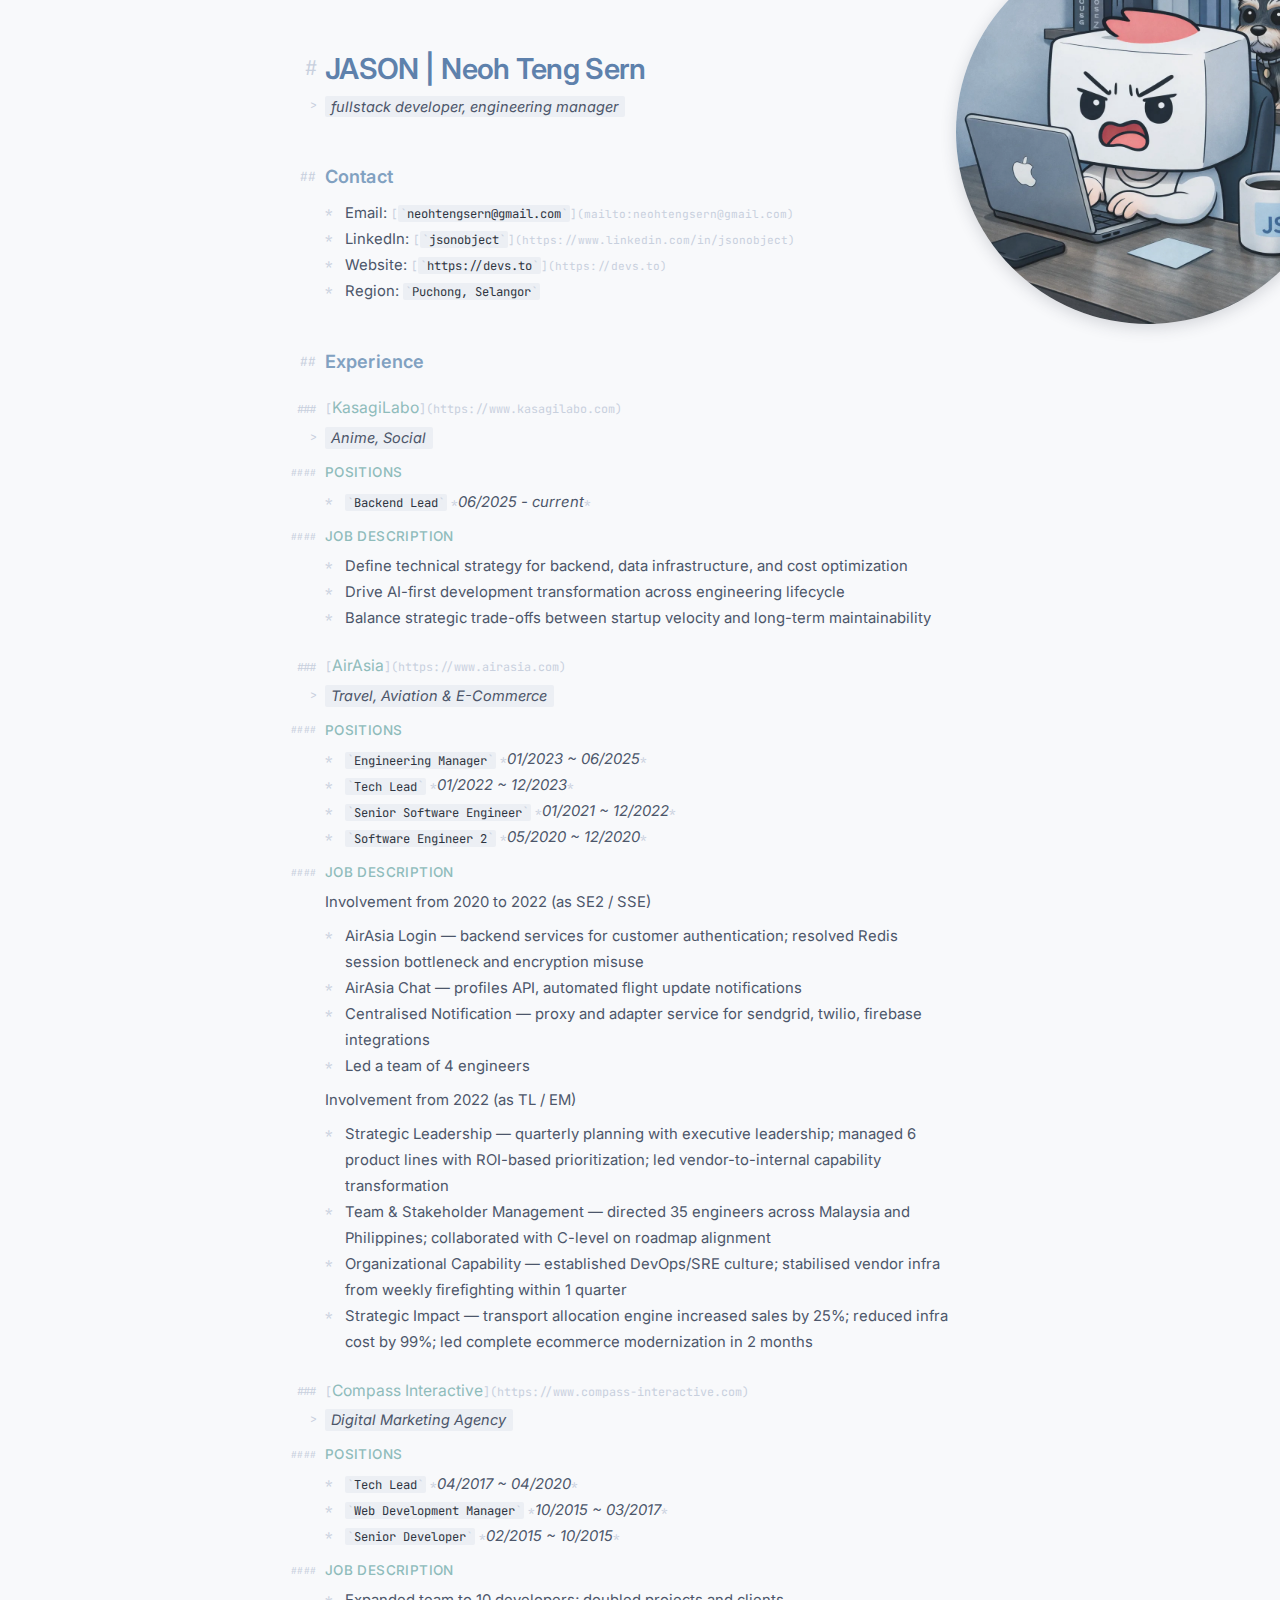
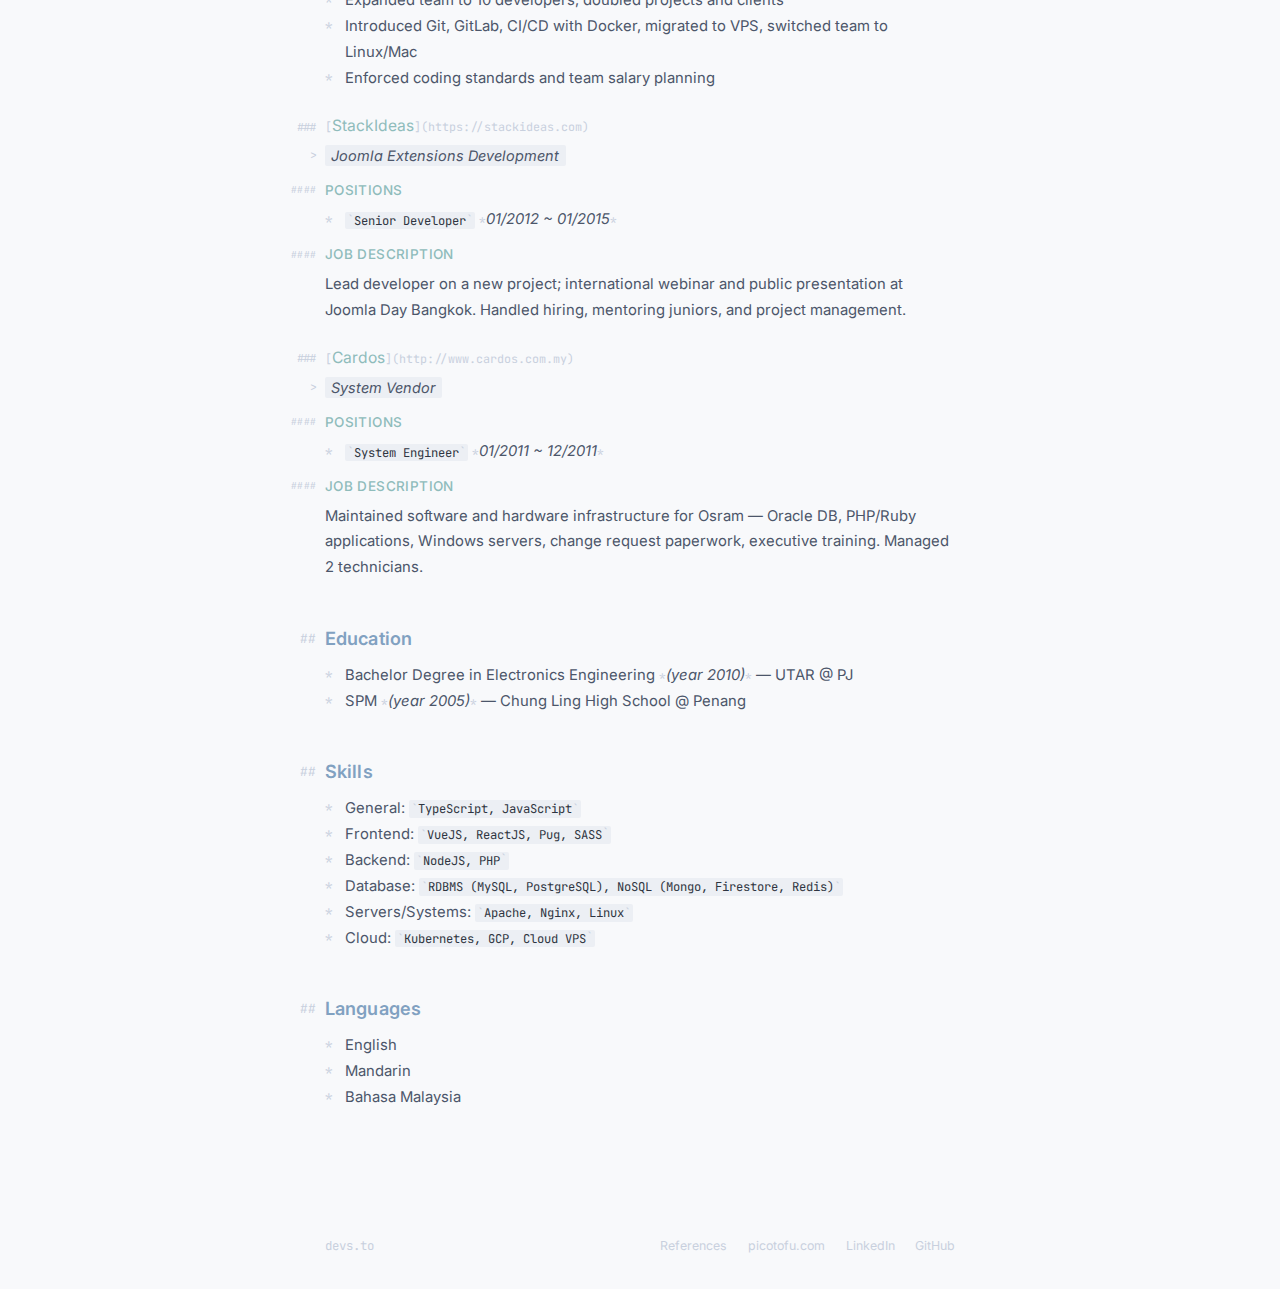
<file: index.html>
<!DOCTYPE html>
<html lang="en">
<head>
  <meta charset="UTF-8" />
  <meta name="viewport" content="width=device-width, initial-scale=1.0" />
  <meta name="description" content="Jason Neoh — fullstack developer, engineering manager. devs.to" />
  <title>Jason Neoh — devs.to</title>
  <link rel="preconnect" href="https://fonts.googleapis.com" />
  <link rel="preconnect" href="https://fonts.gstatic.com" crossorigin />
  <link href="https://fonts.googleapis.com/css2?family=Inter:wght@400;500;600&family=JetBrains+Mono:wght@400&display=swap" rel="stylesheet" />
  <link rel="stylesheet" href="css/style.css" />
</head>
<body>

  <div class="float-avatar">
    <img src="avatar.webp" alt="Jason Neoh" />
  </div>

  <main>
    <div class="container">

      <h1>JASON <span class="name-sep">|</span><br class="name-break" /> Neoh Teng Sern</h1>
      <blockquote><p>fullstack developer, engineering manager</p></blockquote>

      <!-- Contact -->
      <h2>Contact</h2>
      <ul>
        <li>Email: <a href="mailto:neohtengsern@gmail.com"><code>neohtengsern@gmail.com</code></a></li>
        <li>LinkedIn: <a href="https://www.linkedin.com/in/jsonobject" target="_blank" rel="noopener"><code>jsonobject</code></a></li>
        <li>Website: <a href="https://devs.to"><code>https://devs.to</code></a></li>
        <li>Region: <code>Puchong, Selangor</code></li>
      </ul>

      <!-- Experience -->
      <h2>Experience</h2>

      <h3><a href="https://www.kasagilabo.com" target="_blank" rel="noopener">KasagiLabo</a></h3>
      <blockquote><p>Anime, Social</p></blockquote>
      <h4>Positions</h4>
      <ul>
        <li><code>Backend Lead</code> <em>06/2025 - current</em></li>
      </ul>
      <h4>Job Description</h4>
      <ul>
        <li>Define technical strategy for backend, data infrastructure, and cost optimization</li>
        <li>Drive AI-first development transformation across engineering lifecycle</li>
        <li>Balance strategic trade-offs between startup velocity and long-term maintainability</li>
      </ul>

      <h3><a href="https://www.airasia.com" target="_blank" rel="noopener">AirAsia</a></h3>
      <blockquote><p>Travel, Aviation &amp; E-Commerce</p></blockquote>
      <h4>Positions</h4>
      <ul>
        <li><code>Engineering Manager</code> <em>01/2023 ~ 06/2025</em></li>
        <li><code>Tech Lead</code> <em>01/2022 ~ 12/2023</em></li>
        <li><code>Senior Software Engineer</code> <em>01/2021 ~ 12/2022</em></li>
        <li><code>Software Engineer 2</code> <em>05/2020 ~ 12/2020</em></li>
      </ul>
      <h4>Job Description</h4>
      <p>Involvement from 2020 to 2022 (as SE2 / SSE)</p>
      <ul>
        <li>AirAsia Login — backend services for customer authentication; resolved Redis session bottleneck and encryption misuse</li>
        <li>AirAsia Chat — profiles API, automated flight update notifications</li>
        <li>Centralised Notification — proxy and adapter service for sendgrid, twilio, firebase integrations</li>
        <li>Led a team of 4 engineers</li>
      </ul>
      <p>Involvement from 2022 (as TL / EM)</p>
      <ul>
        <li>Strategic Leadership — quarterly planning with executive leadership; managed 6 product lines with ROI-based prioritization; led vendor-to-internal capability transformation</li>
        <li>Team &amp; Stakeholder Management — directed 35 engineers across Malaysia and Philippines; collaborated with C-level on roadmap alignment</li>
        <li>Organizational Capability — established DevOps/SRE culture; stabilised vendor infra from weekly firefighting within 1 quarter</li>
        <li>Strategic Impact — transport allocation engine increased sales by 25%; reduced infra cost by 99%; led complete ecommerce modernization in 2 months</li>
      </ul>

      <h3><a href="https://www.compass-interactive.com" target="_blank" rel="noopener">Compass Interactive</a></h3>
      <blockquote><p>Digital Marketing Agency</p></blockquote>
      <h4>Positions</h4>
      <ul>
        <li><code>Tech Lead</code> <em>04/2017 ~ 04/2020</em></li>
        <li><code>Web Development Manager</code> <em>10/2015 ~ 03/2017</em></li>
        <li><code>Senior Developer</code> <em>02/2015 ~ 10/2015</em></li>
      </ul>
      <h4>Job Description</h4>
      <ul>
        <li>Expanded team to 10 developers; doubled projects and clients</li>
        <li>Introduced Git, GitLab, CI/CD with Docker, migrated to VPS, switched team to Linux/Mac</li>
        <li>Enforced coding standards and team salary planning</li>
      </ul>

      <h3><a href="https://stackideas.com" target="_blank" rel="noopener">StackIdeas</a></h3>
      <blockquote><p>Joomla Extensions Development</p></blockquote>
      <h4>Positions</h4>
      <ul>
        <li><code>Senior Developer</code> <em>01/2012 ~ 01/2015</em></li>
      </ul>
      <h4>Job Description</h4>
      <p>Lead developer on a new project; international webinar and public presentation at Joomla Day Bangkok. Handled hiring, mentoring juniors, and project management.</p>

      <h3><a href="http://www.cardos.com.my" target="_blank" rel="noopener">Cardos</a></h3>
      <blockquote><p>System Vendor</p></blockquote>
      <h4>Positions</h4>
      <ul>
        <li><code>System Engineer</code> <em>01/2011 ~ 12/2011</em></li>
      </ul>
      <h4>Job Description</h4>
      <p>Maintained software and hardware infrastructure for Osram — Oracle DB, PHP/Ruby applications, Windows servers, change request paperwork, executive training. Managed 2 technicians.</p>

      <!-- Education -->
      <h2>Education</h2>
      <ul>
        <li>Bachelor Degree in Electronics Engineering <em>(year 2010)</em> — UTAR @ PJ</li>
        <li>SPM <em>(year 2005)</em> — Chung Ling High School @ Penang</li>
      </ul>

      <!-- Skills -->
      <h2>Skills</h2>
      <ul>
        <li>General: <code>TypeScript, JavaScript</code></li>
        <li>Frontend: <code>VueJS, ReactJS, Pug, SASS</code></li>
        <li>Backend: <code>NodeJS, PHP</code></li>
        <li>Database: <code>RDBMS (MySQL, PostgreSQL), NoSQL (Mongo, Firestore, Redis)</code></li>
        <li>Servers/Systems: <code>Apache, Nginx, Linux</code></li>
        <li>Cloud: <code>Kubernetes, GCP, Cloud VPS</code></li>
      </ul>

      <!-- Languages -->
      <h2>Languages</h2>
      <ul>
        <li>English</li>
        <li>Mandarin</li>
        <li>Bahasa Malaysia</li>
      </ul>

    </div>
  </main>

  <footer>
    <div class="container">
      <span class="footer-copy">devs.to</span>
      <div class="footer-links">
        <a href="references.html">References</a>
        <a href="https://picotofu.com" target="_blank" rel="noopener">picotofu.com</a>
        <a href="https://www.linkedin.com/in/jsonobject" target="_blank" rel="noopener">LinkedIn</a>
        <a href="https://github.com/jasonrey" target="_blank" rel="noopener">GitHub</a>
      </div>
    </div>
  </footer>

</body>
</html>
</file>
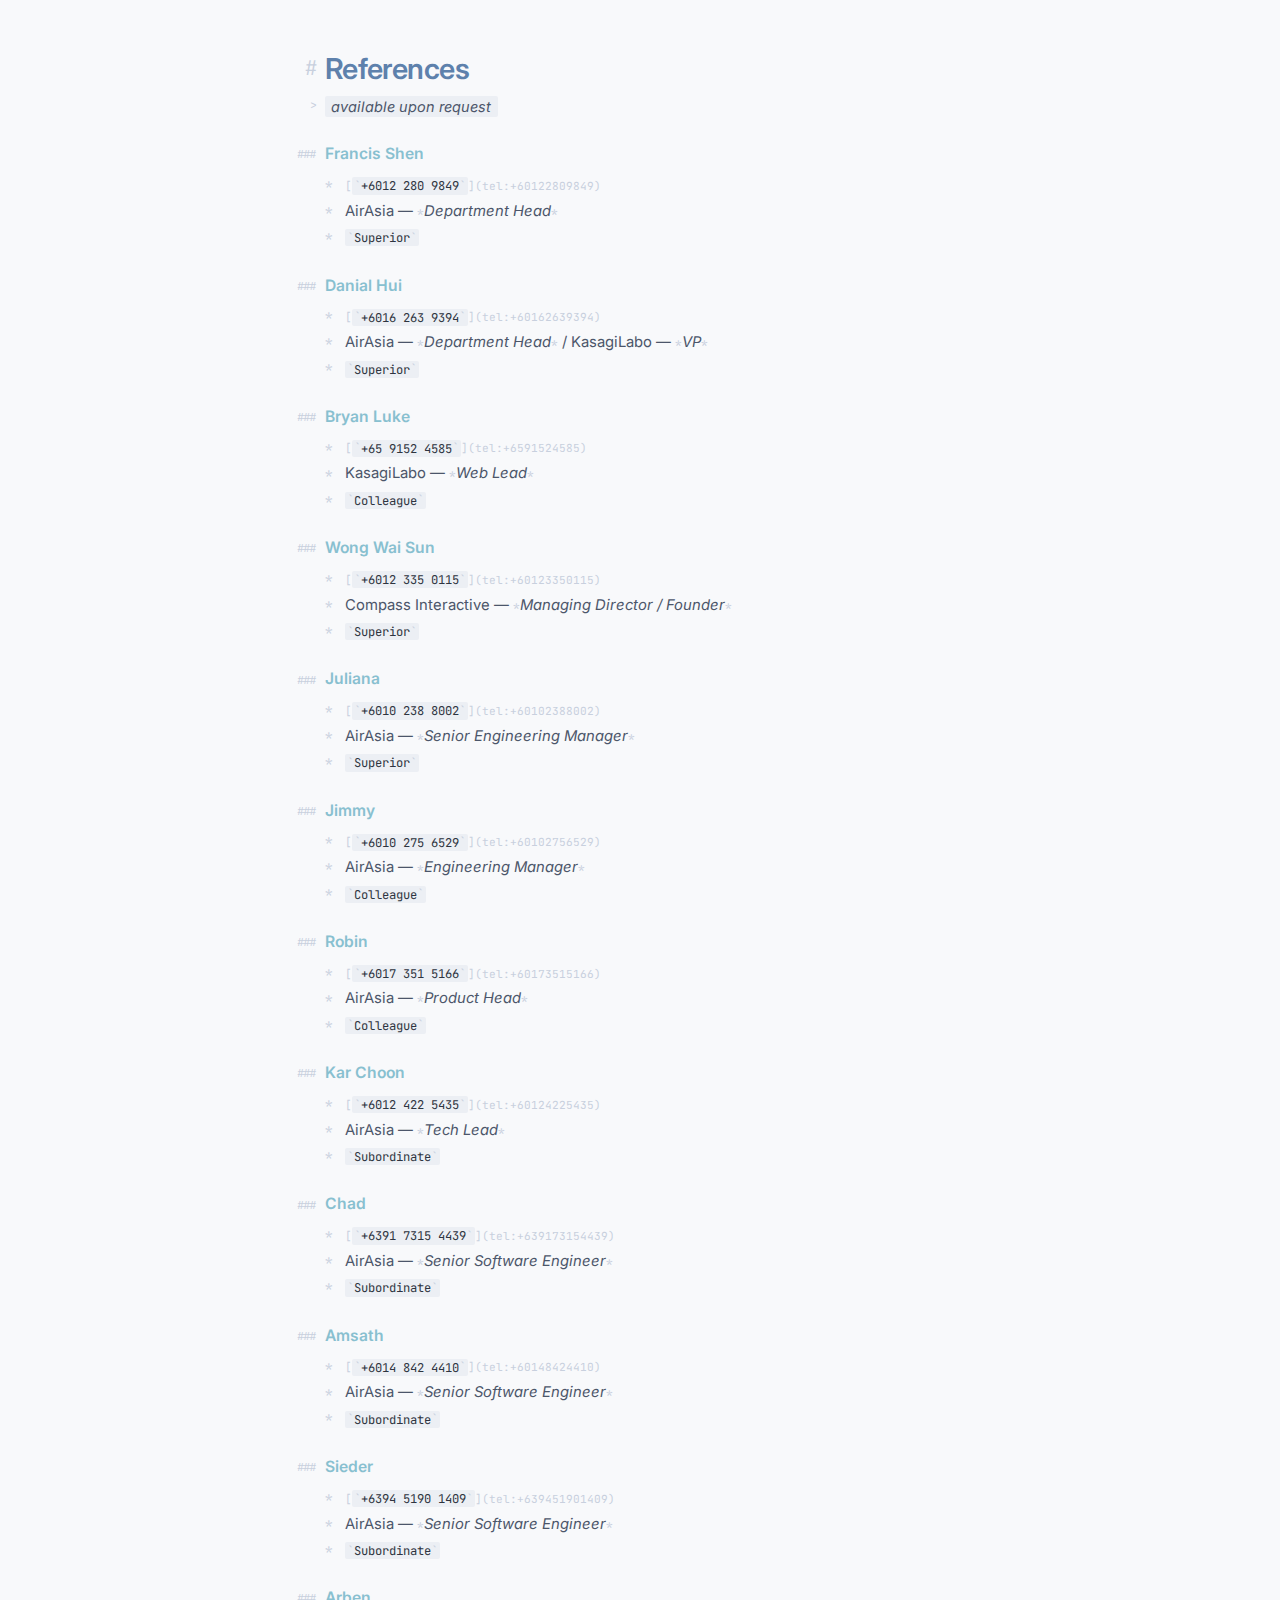
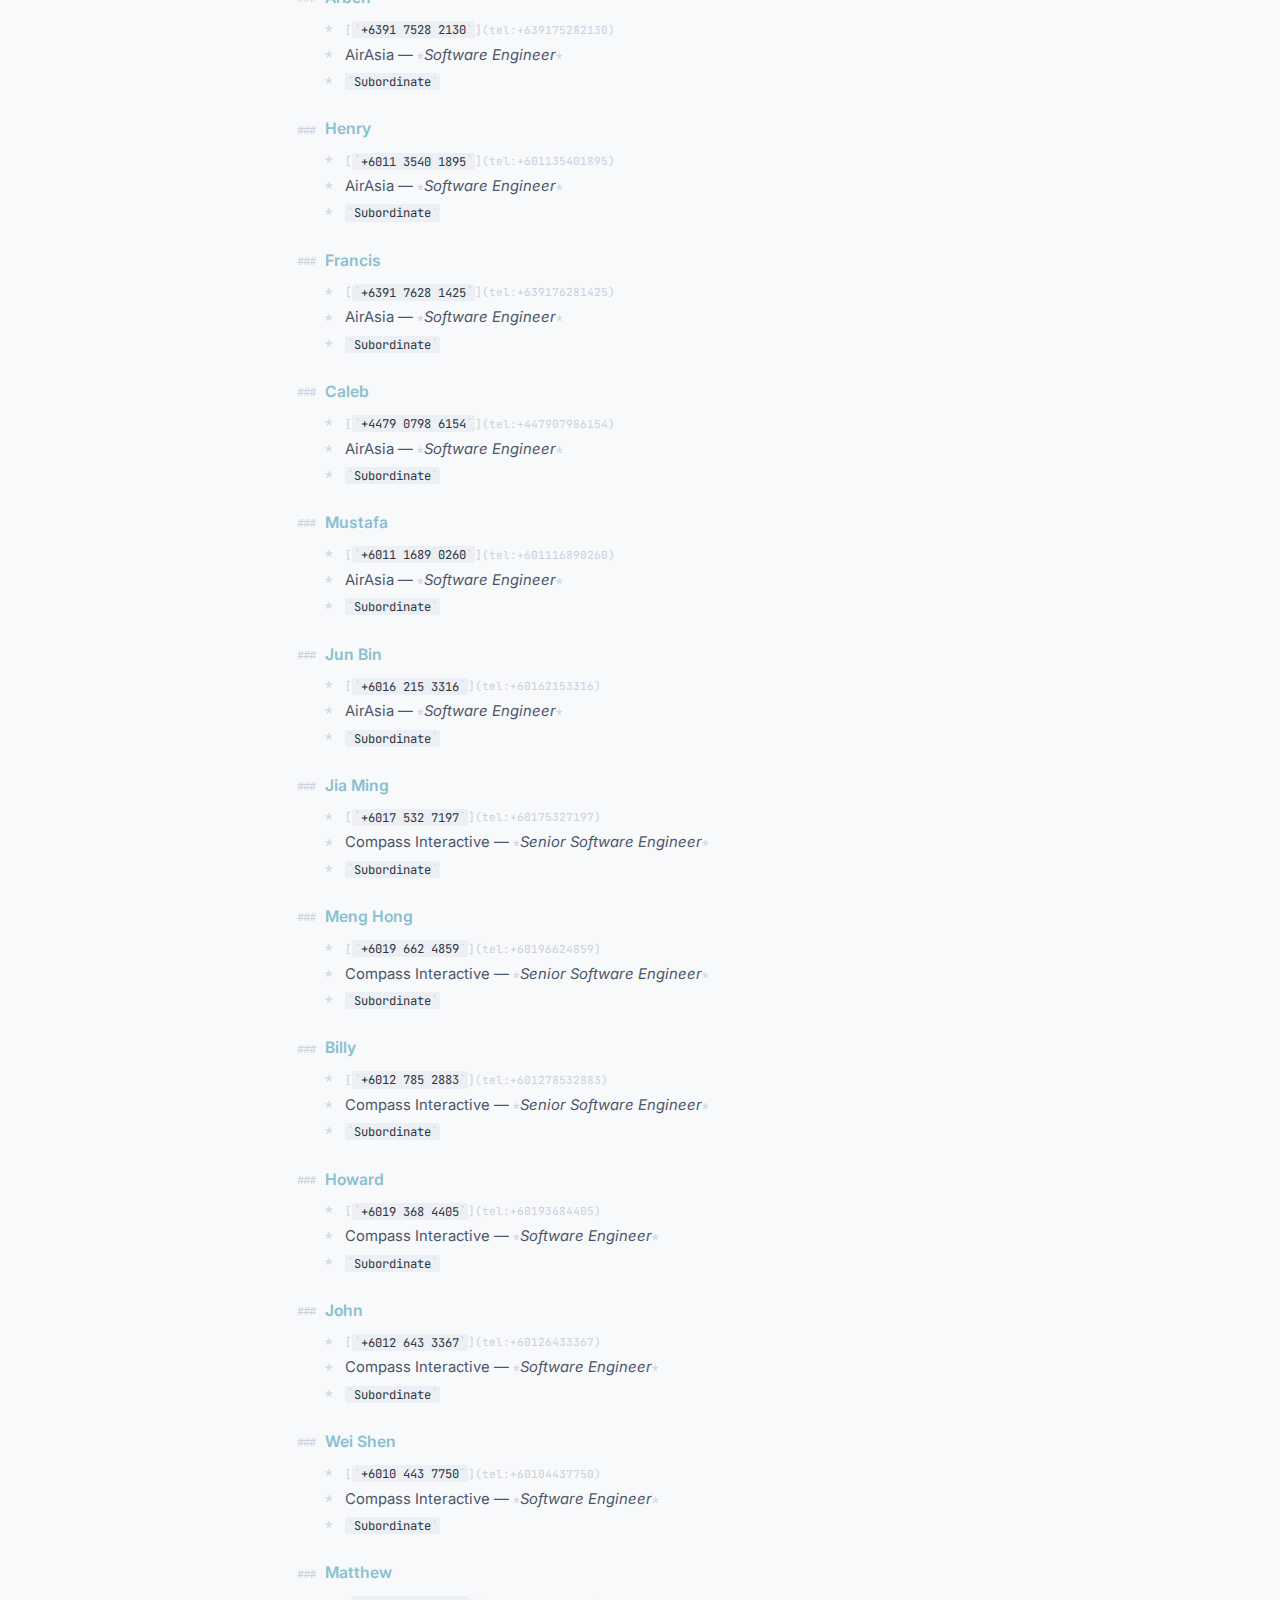
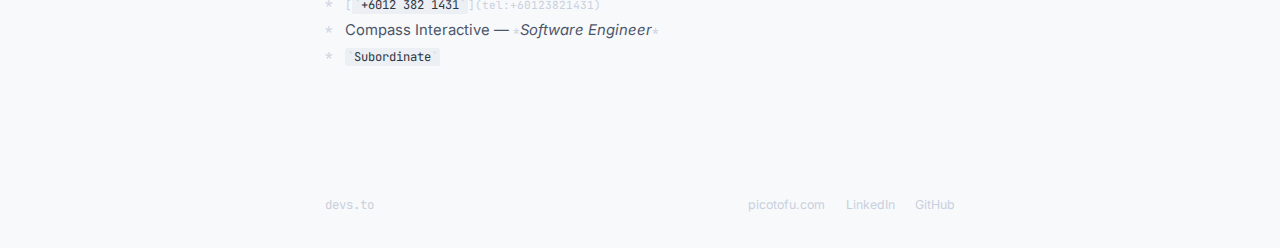
<file: references.html>
<!DOCTYPE html>
<html lang="en">
<head>
  <meta charset="UTF-8" />
  <meta name="viewport" content="width=device-width, initial-scale=1.0" />
  <meta name="description" content="Jason Neoh — References" />
  <title>References — devs.to</title>
  <link rel="preconnect" href="https://fonts.googleapis.com" />
  <link rel="preconnect" href="https://fonts.gstatic.com" crossorigin />
  <link href="https://fonts.googleapis.com/css2?family=Inter:wght@400;500;600&family=JetBrains+Mono:wght@400&display=swap" rel="stylesheet" />
  <link rel="stylesheet" href="css/style.css" />
</head>
<body>

  <main>
    <div class="container">

      <h1>References</h1>
      <blockquote><p>available upon request</p></blockquote>

      <h3>Francis Shen</h3>
      <ul>
        <li><a href="tel:+60122809849"><code>+6012 280 9849</code></a></li>
        <li>AirAsia — <em>Department Head</em></li>
        <li><code>Superior</code></li>
      </ul>

      <h3>Danial Hui</h3>
      <ul>
        <li><a href="tel:+60162639394"><code>+6016 263 9394</code></a></li>
        <li>AirAsia — <em>Department Head</em> / KasagiLabo — <em>VP</em></li>
        <li><code>Superior</code></li>
      </ul>

      <h3>Bryan Luke</h3>
      <ul>
        <li><a href="tel:+6591524585"><code>+65 9152 4585</code></a></li>
        <li>KasagiLabo — <em>Web Lead</em></li>
        <li><code>Colleague</code></li>
      </ul>

      <h3>Wong Wai Sun</h3>
      <ul>
        <li><a href="tel:+60123350115"><code>+6012 335 0115</code></a></li>
        <li>Compass Interactive — <em>Managing Director / Founder</em></li>
        <li><code>Superior</code></li>
      </ul>

      <h3>Juliana</h3>
      <ul>
        <li><a href="tel:+60102388002"><code>+6010 238 8002</code></a></li>
        <li>AirAsia — <em>Senior Engineering Manager</em></li>
        <li><code>Superior</code></li>
      </ul>

      <h3>Jimmy</h3>
      <ul>
        <li><a href="tel:+60102756529"><code>+6010 275 6529</code></a></li>
        <li>AirAsia — <em>Engineering Manager</em></li>
        <li><code>Colleague</code></li>
      </ul>

      <h3>Robin</h3>
      <ul>
        <li><a href="tel:+60173515166"><code>+6017 351 5166</code></a></li>
        <li>AirAsia — <em>Product Head</em></li>
        <li><code>Colleague</code></li>
      </ul>

      <h3>Kar Choon</h3>
      <ul>
        <li><a href="tel:+60124225435"><code>+6012 422 5435</code></a></li>
        <li>AirAsia — <em>Tech Lead</em></li>
        <li><code>Subordinate</code></li>
      </ul>

      <h3>Chad</h3>
      <ul>
        <li><a href="tel:+639173154439"><code>+6391 7315 4439</code></a></li>
        <li>AirAsia — <em>Senior Software Engineer</em></li>
        <li><code>Subordinate</code></li>
      </ul>

      <h3>Amsath</h3>
      <ul>
        <li><a href="tel:+60148424410"><code>+6014 842 4410</code></a></li>
        <li>AirAsia — <em>Senior Software Engineer</em></li>
        <li><code>Subordinate</code></li>
      </ul>

      <h3>Sieder</h3>
      <ul>
        <li><a href="tel:+639451901409"><code>+6394 5190 1409</code></a></li>
        <li>AirAsia — <em>Senior Software Engineer</em></li>
        <li><code>Subordinate</code></li>
      </ul>

      <h3>Arben</h3>
      <ul>
        <li><a href="tel:+639175282130"><code>+6391 7528 2130</code></a></li>
        <li>AirAsia — <em>Software Engineer</em></li>
        <li><code>Subordinate</code></li>
      </ul>

      <h3>Henry</h3>
      <ul>
        <li><a href="tel:+601135401895"><code>+6011 3540 1895</code></a></li>
        <li>AirAsia — <em>Software Engineer</em></li>
        <li><code>Subordinate</code></li>
      </ul>

      <h3>Francis</h3>
      <ul>
        <li><a href="tel:+639176281425"><code>+6391 7628 1425</code></a></li>
        <li>AirAsia — <em>Software Engineer</em></li>
        <li><code>Subordinate</code></li>
      </ul>

      <h3>Caleb</h3>
      <ul>
        <li><a href="tel:+447907986154"><code>+4479 0798 6154</code></a></li>
        <li>AirAsia — <em>Software Engineer</em></li>
        <li><code>Subordinate</code></li>
      </ul>

      <h3>Mustafa</h3>
      <ul>
        <li><a href="tel:+601116890260"><code>+6011 1689 0260</code></a></li>
        <li>AirAsia — <em>Software Engineer</em></li>
        <li><code>Subordinate</code></li>
      </ul>

      <h3>Jun Bin</h3>
      <ul>
        <li><a href="tel:+60162153316"><code>+6016 215 3316</code></a></li>
        <li>AirAsia — <em>Software Engineer</em></li>
        <li><code>Subordinate</code></li>
      </ul>

      <h3>Jia Ming</h3>
      <ul>
        <li><a href="tel:+60175327197"><code>+6017 532 7197</code></a></li>
        <li>Compass Interactive — <em>Senior Software Engineer</em></li>
        <li><code>Subordinate</code></li>
      </ul>

      <h3>Meng Hong</h3>
      <ul>
        <li><a href="tel:+60196624859"><code>+6019 662 4859</code></a></li>
        <li>Compass Interactive — <em>Senior Software Engineer</em></li>
        <li><code>Subordinate</code></li>
      </ul>

      <h3>Billy</h3>
      <ul>
        <li><a href="tel:+601278532883"><code>+6012 785 2883</code></a></li>
        <li>Compass Interactive — <em>Senior Software Engineer</em></li>
        <li><code>Subordinate</code></li>
      </ul>

      <h3>Howard</h3>
      <ul>
        <li><a href="tel:+60193684405"><code>+6019 368 4405</code></a></li>
        <li>Compass Interactive — <em>Software Engineer</em></li>
        <li><code>Subordinate</code></li>
      </ul>

      <h3>John</h3>
      <ul>
        <li><a href="tel:+60126433367"><code>+6012 643 3367</code></a></li>
        <li>Compass Interactive — <em>Software Engineer</em></li>
        <li><code>Subordinate</code></li>
      </ul>

      <h3>Wei Shen</h3>
      <ul>
        <li><a href="tel:+60104437750"><code>+6010 443 7750</code></a></li>
        <li>Compass Interactive — <em>Software Engineer</em></li>
        <li><code>Subordinate</code></li>
      </ul>

      <h3>Matthew</h3>
      <ul>
        <li><a href="tel:+60123821431"><code>+6012 382 1431</code></a></li>
        <li>Compass Interactive — <em>Software Engineer</em></li>
        <li><code>Subordinate</code></li>
      </ul>

    </div>
  </main>

  <footer>
    <div class="container">
      <span class="footer-copy">devs.to</span>
      <div class="footer-links">
        <a href="https://picotofu.com" target="_blank" rel="noopener">picotofu.com</a>
        <a href="https://www.linkedin.com/in/jsonobject" target="_blank" rel="noopener">LinkedIn</a>
        <a href="https://github.com/jasonrey" target="_blank" rel="noopener">GitHub</a>
      </div>
    </div>
  </footer>

</body>
</html>
</file>
<file: css/style.css>
/* ─────────────────────────────────────────
   devs.to — stylesheet
   nord · markdown aesthetic · minimal
───────────────────────────────────────── */

*, *::before, *::after {
  box-sizing: border-box;
  margin: 0;
  padding: 0;
}

/* ── Nord palette ── */
:root {
  --nord0:  #2E3440; /* darkest */
  --nord1:  #3B4252;
  --nord3:  #4C566A; /* comments, muted */
  --nord4:  #D8DEE9; /* subtle symbols */
  --nord5:  #E5E9F0;
  --nord6:  #ECEFF4; /* surface, code bg */
  --nord7:  #8FBCBB; /* h4, links, teal */
  --nord8:  #88C0D0; /* h3, cyan */
  --nord9:  #81A1C1; /* h2, blue-grey */
  --nord10: #5E81AC; /* h1, deep blue */

  --bg:     #f8f9fb; /* slightly warmer than pure white */
  --text:   #3B4252;
  --symbol: #c8d0de; /* markdown symbols — lighter than text, more subtle */

  --font-sans: 'Inter', ui-sans-serif, system-ui, -apple-system, sans-serif;
  --font-mono: 'JetBrains Mono', ui-monospace, 'Menlo', monospace;

  --max-w: 680px;
}

/* ── Base ── */

html {
  font-size: 16.5px;
  -webkit-font-smoothing: antialiased;
  -moz-osx-font-smoothing: grayscale;
}

body {
  font-family: var(--font-sans);
  background: var(--bg);
  color: var(--text);
  line-height: 1.7;
  min-height: 100dvh;
  display: flex;
  flex-direction: column;
}

/* ── Layout ── */

.container {
  width: 100%;
  max-width: var(--max-w);
  margin: 0 auto;
  padding: 0 1.5rem;
}

main {
  flex: 1;
  padding: 3rem 0 5rem;
}

/* ── Markdown headings ── */

h1, h2, h3, h4 {
  position: relative;
  font-weight: 600;
  line-height: 1.3;
}

h1::before, h2::before, h3::before, h4::before {
  font-family: var(--font-mono);
  color: var(--symbol);
  font-weight: 400;
  font-size: 0.7em;
  position: absolute;
  right: calc(100% + 0.5rem);
  top: 50%;
  transform: translateY(-50%);
  white-space: nowrap;
  line-height: 1;
}

h1 {
  font-size: 1.75rem;
  color: var(--nord10);
  margin-bottom: 0.25rem;
  letter-spacing: -0.02em;
}

h1::before { content: "#"; }

h2 {
  font-size: 1.1rem;
  color: var(--nord9);
  margin-top: 2.75rem;
  margin-bottom: 0.75rem;
  letter-spacing: 0.01em;
}

h2::before { content: "##"; }

h3 {
  font-size: 0.95rem;
  color: var(--nord8);
  margin-top: 1.5rem;
  margin-bottom: 0.25rem;
  font-weight: 600;
}

h3::before { content: "###"; }

h4 {
  font-size: 0.82rem;
  color: var(--nord7);
  margin-top: 0.75rem;
  margin-bottom: 0.25rem;
  font-weight: 500;
  letter-spacing: 0.03em;
  text-transform: uppercase;
}

h4::before { content: "####"; }

/* ── Floating avatar ── */

@keyframes avatar-wiggle {
  0%   { transform: rotate(0deg) scale(1); }
  15%  { transform: rotate(-6deg) scale(1.06); }
  30%  { transform: rotate(5deg) scale(1.08); }
  45%  { transform: rotate(-3deg) scale(1.06); }
  60%  { transform: rotate(2deg) scale(1.05); }
  75%  { transform: rotate(-1deg) scale(1.04); }
  100% { transform: rotate(0deg) scale(1.04); }
}

.float-avatar {
  position: fixed;
  top: -60px;
  right: -60px;
  z-index: 100;
  width: clamp(200px, 30vw, 400px);
  height: clamp(200px, 30vw, 400px);
  border-radius: 50%;
  overflow: hidden;
  box-shadow: 0 4px 16px rgba(46, 52, 64, 0.18);
  cursor: pointer;
  transition: width 0.35s cubic-bezier(0.34, 1.56, 0.64, 1),
              height 0.35s cubic-bezier(0.34, 1.56, 0.64, 1),
              top 0.35s cubic-bezier(0.34, 1.56, 0.64, 1),
              right 0.35s cubic-bezier(0.34, 1.56, 0.64, 1),
              box-shadow 0.3s ease;
}

.float-avatar:hover {
  width: clamp(260px, 40vw, 520px);
  height: clamp(260px, 40vw, 520px);
  top: -80px;
  right: -80px;
  box-shadow: 0 10px 32px rgba(46, 52, 64, 0.25);
  animation: avatar-wiggle 0.5s ease forwards;
}

.float-avatar img {
  width: 100%;
  height: 100%;
  object-fit: cover;
  display: block;
  opacity: 0.9;
  transition: opacity 0.2s ease;
}

.float-avatar:hover img {
  opacity: 1;
}

/* ── Blockquote (> tagline) ── */

blockquote {
  position: relative;
  margin: 0.25rem 0 0;
}

blockquote::before {
  font-family: var(--font-mono);
  content: ">";
  color: var(--symbol);
  font-size: 0.7em;
  position: absolute;
  right: calc(100% + 0.5rem);
  top: 50%;
  transform: translateY(-50%);
}

blockquote p {
  font-size: 0.88rem;
  color: var(--nord3);
  font-style: italic;
  display: inline;
  background: var(--nord6);
  padding: 0.1rem 0.4rem;
  border-radius: 2px;
}

/* ── Paragraphs ── */

p {
  font-size: 0.9rem;
  color: var(--nord3);
  line-height: 1.75;
  margin: 0.5rem 0;
}

/* ── Lists ── */

ul {
  list-style: none;
  padding: 0;
  margin: 0.5rem 0;
}

ul li {
  font-size: 0.9rem;
  color: var(--nord3);
  line-height: 1.75;
  position: relative;
  padding-left: 1.25rem;
}

ul li::before {
  font-family: var(--font-mono);
  content: "*";
  color: var(--symbol);
  font-size: 0.85em;
  position: absolute;
  left: 0;
  top: 0.1em;
}

ul li ul {
  margin: 0;
  padding-left: 1rem;
}

ol {
  list-style: none;
  counter-reset: li;
  padding: 0;
  margin: 0.5rem 0;
}

ol li {
  font-size: 0.9rem;
  color: var(--nord3);
  line-height: 1.75;
  counter-increment: li;
  padding-left: 1.5rem;
  position: relative;
}

ol li::before {
  font-family: var(--font-mono);
  content: counter(li) ".";
  color: var(--symbol);
  font-size: 0.8em;
  position: absolute;
  left: 0;
  top: 0.15em;
}

/* ── Inline code ── */

code {
  font-family: var(--font-mono);
  font-size: 0.82em;
  background: var(--nord6);
  color: var(--nord0);
  padding: 0.05em 0.15em;
  border-radius: 2px;
}

code::before { content: "`"; color: var(--symbol); }
code::after  { content: "`"; color: var(--symbol); }

/* ── Em / strong symbols ── */

em::before, em::after {
  font-family: var(--font-mono);
  content: "*";
  color: var(--symbol);
  font-size: 0.75em;
  font-style: normal;
}

strong::before, strong::after {
  font-family: var(--font-mono);
  content: "**";
  color: var(--symbol);
  font-size: 0.75em;
}

/* ── Links ── */

a {
  color: var(--nord7);
  text-decoration: none;
  font-weight: 400;
}

a::before {
  font-family: var(--font-mono);
  content: "[";
  color: var(--symbol);
  font-size: 0.75em;
}

a::after {
  font-family: var(--font-mono);
  content: "](" attr(href) ")";
  color: var(--symbol);
  font-size: 0.75em;
  word-break: break-all;
}

/* ── Skip link markdown rendering for footer links ── */

.footer-links a::before, .footer-links a::after,
.footer-copy::before, .footer-copy::after {
  content: none;
}

/* ── Section divider ── */

hr {
  border: none;
  border-top: 1px solid var(--nord5);
  margin: 2.5rem 0;
}

/* ── Footer ── */

footer {
  padding: 2rem 0;
}

footer .container {
  display: flex;
  align-items: center;
  justify-content: space-between;
}

.footer-copy {
  font-size: 0.75rem;
  color: var(--symbol);
  font-family: var(--font-mono);
}

.footer-links {
  display: flex;
  gap: 1.25rem;
}

.footer-links a {
  font-size: 0.75rem;
  color: var(--symbol);
  text-decoration: none;
  transition: color 0.15s;
}

.footer-links a:hover {
  color: var(--nord3);
}

.name-break { display: none; }
.name-sep { display: inline; }

/* ── Responsive ── */

@media (max-width: 540px) {
  :root {
    --max-w: 100%;
  }

  html {
    font-size: 14px;
  }

  .name-break { display: inline; }
  .name-sep { display: none; }

  /* on small screens symbols can't float left, hide them */
  h1::before, h2::before, h3::before, h4::before,
  blockquote::before {
    display: none;
  }

  footer .container {
    flex-direction: column;
    gap: 0.75rem;
    align-items: flex-end;
  }
}
</file>
